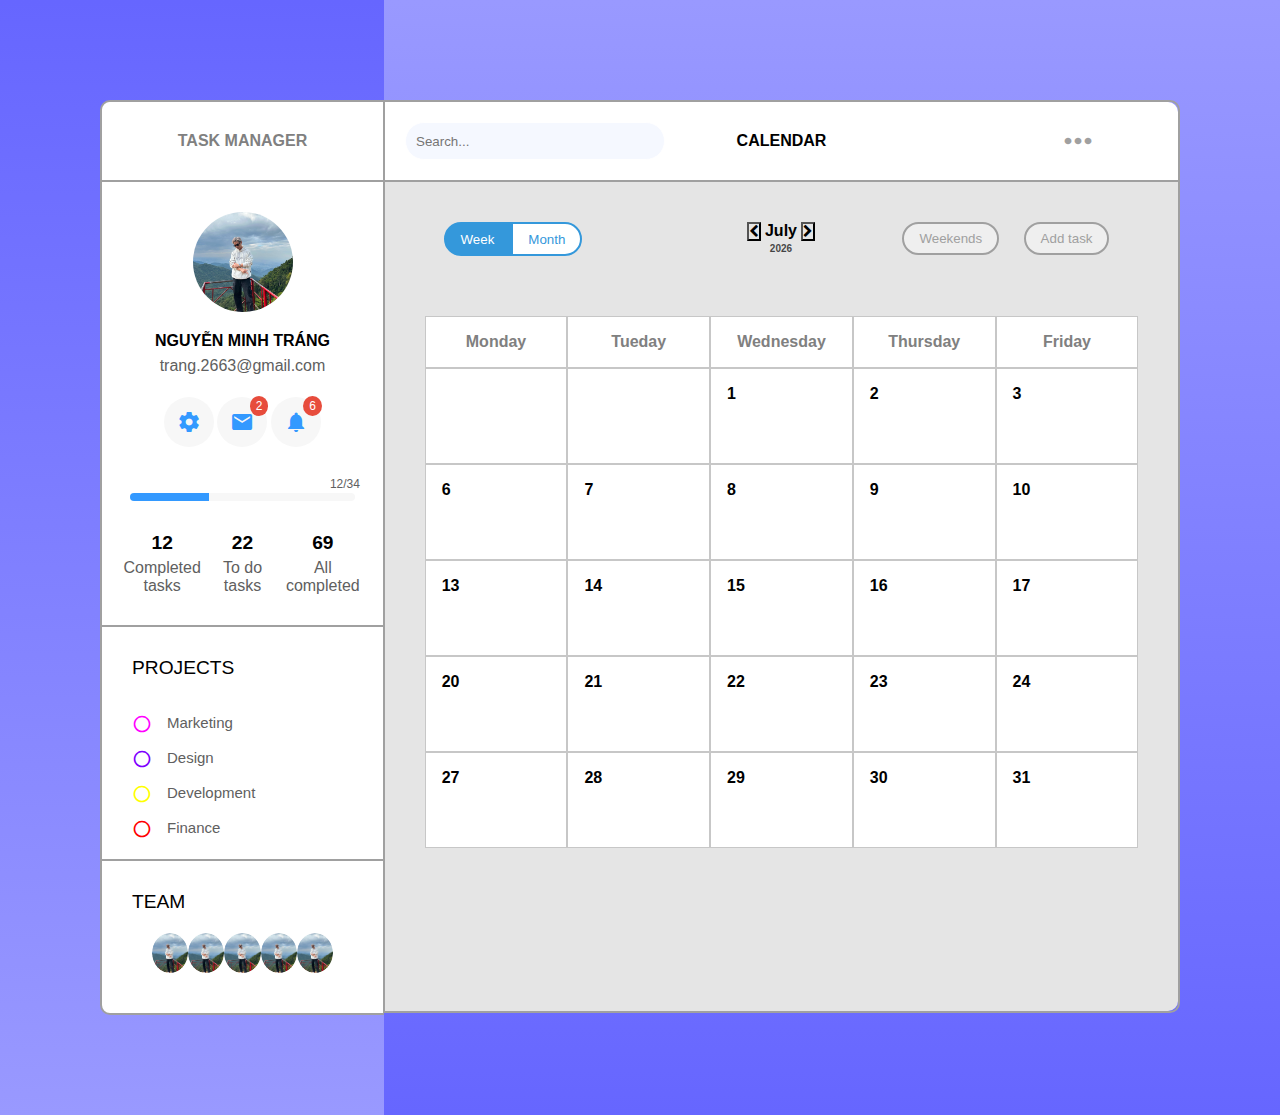
<file: Bai1/index.html>
<!DOCTYPE html>
<html lang="en">
<head>
    <meta charset="UTF-8">
    <meta http-equiv="X-UA-Compatible" content="IE=edge">
    <meta name="viewport" content="width=device-width, initial-scale=1.0">
    <title>Bài tập 1: HTML,CSS</title>
    <link rel="stylesheet" href="assets/css/style.css">
    <link rel="stylesheet" href="https://fonts.googleapis.com/icon?family=Material+Icons">
    <script src="./assets/js/script.js"></script>
    
    <link rel="stylesheet" href="https://cdnjs.cloudflare.com/ajax/libs/font-awesome/4.7.0/css/font-awesome.min.css">
</head>
<body>
<div id="main">
    <div id="left_page">
        <div class="lp_container">
            <div class="header">
                <p style="  text-transform: uppercase;font-weight: bold;color: gray;">Task manager</p>
            </div>
            <div class="info">
                <div class="avatar_container">
                    <img src="assets/img/2023_10_22_08_00_IMG_3202.JPG" alt="User Avatar" class="avatar">
                </div>
                <div class="name">
                    Nguyễn Minh Tráng
                </div>
                <div class="gmail">
                    trang.2663@gmail.com
                </div>
                <div class="menu">
                    <button class="button">
                        <i class="material-icons">settings </i>
                    </button>
                    <button class="button">
                        <span class="badge">2</span>
                        <i class="material-icons">email</i>
                    </button>
                    <button class="button">
                        <span class="badge">6</span>
                        <i class="material-icons">notifications</i>
                    </button>                   
                    
                </div>
                <div class="progress">
                    <span class="level">12/34</span>
                    <div class="progress-container">
                        <div class="progress-bar" style="width: 35.294117647%;"></div>
                    </div>
                    

                </div>
                <div class="info_task">
                    <div class="list">
                        <p class="number">12</p>
                        <p class="text">Completed <br> tasks</p>
                    </div>
                    <div class="list">
                        <p class="number">22</p>
                        <p class="text">To do <br> tasks</p>
                    </div>
                    <div class="list">
                        <p class="number">69</p>
                        <p class="text">All <br> completed</p>
                        
                    </div>
                </div>
            </div>
            <div class="projects">
                <p class="header_projects" style="text-transform: uppercase">
                    Projects
                </p>
                <div class="radio_container">
                    <div class="sub_radio">
                        <i class="material-icons" style="color:#FF00FF;font-size: 20px;">radio_button_unchecked</i>
                        <p class="text_sub">Marketing</p>
                    </div>
                    <div class="sub_radio">
                        <i class="material-icons" style="color:#7F00FF;font-size: 20px">radio_button_unchecked</i>
                        <p class="text_sub">Design</p>
                    </div>
                    <div class="sub_radio">
                        <i class="material-icons" style="color: yellow;font-size: 20px">radio_button_unchecked</i>
                        <p class="text_sub">Development</p>
                    </div>
                    <div class="sub_radio">
                        <i class="material-icons" style="color: red;font-size: 20px">radio_button_unchecked</i>
                        <p class="text_sub">Finance</p>
                    </div>
                </div>
                
            </div>
            <div class="team">
                <p class="header_team" >
                    Team
                </p>
                <div class="avatar-container_team">
                    <div class="sub_avatar">
                        <img src="assets/img/2023_10_22_08_00_IMG_3202.JPG" alt="User Avatar" class="avatar_team">
                    </div>
                    <div class="sub_avatar">
                        <img src="assets/img/2023_10_22_08_00_IMG_3202.JPG" alt="User Avatar" class="avatar_team">
                    </div>
                    <div class="sub_avatar">
                        <img src="assets/img/2023_10_22_08_00_IMG_3202.JPG" alt="User Avatar" class="avatar_team">
                    </div>
                    <div class="sub_avatar">
                        <img src="assets/img/2023_10_22_08_00_IMG_3202.JPG" alt="User Avatar" class="avatar_team">
                    </div>
                    <div class="sub_avatar">
                        <img src="assets/img/2023_10_22_08_00_IMG_3202.JPG" alt="User Avatar" class="avatar_team">
                    </div>

                </div>
                
    
            </div> 
        </div> <!--/container/ -->
    </div><!--left_page-->
    
    <div id="right_page">
        <div class="rp_container">
            <div class="header">
                <div class="search_box">
                    
                    <input type="text" class="search_input"   placeholder="Search..." >
                </div>
                <div class="text_box">
                    <p class="text"  style="  text-transform: uppercase;font-weight: bold;color: black;">Calendar</p>
                </div>
                <div class="more">

                    <i class="material-icons" 
                        style="color:#A0A0A0;
                            font-size:40px;
                            margin-left: 100%;
                            
                        ">
                        more_horiz_icon 
                    </i>
                </div>
            </div>
            <div class="container_rp">
                <div class="navmenu">
                    <div class="button_group" >
                        <button class="button1" id="left" 
                                style="border-top-left-radius:30px;
                                        border-bottom-left-radius:30px;
                                        border:2px solid #3498db;
                                        background-color: #3498db;
                                        color: #FFf;" 
                                        >
                            Week
                        </button>
                        <button class="button1" if="right"
                                style="border-top-right-radius:30px;
                                        border-bottom-right-radius:30px;
                                        border:2px solid #3498db;
                                        background-color: #fff;
                                        color:#3498db ;">
                            Month
                        </button>
 
                    </div>
                    
                    <div class="calendar__switch--month">
                        <button class="calendar__switch--m-btn" id="prev-btn" onclick="changeMonth(1)" value = ""><i class="fa fa-chevron-left"></i></button>
                        <span class="calendar__month"></span>
                        <button class="calendar__switch--m-btn" id="next-btn" onclick="changeMonth(2)" value = ""><i class="fa fa-chevron-right"></i></button>
                        <p class="calendar__year" ></p>
                    </div>

                    <div class="button-group">
                        <button class="button2" 
                                onclick="changetoWeekendorWeekday()">

                            Weekends
                        </button>
                        <button class="button2"
                                onclick="addTaskSwitch()">
                            Add task
                        </button>
                    </div>

                </div>

                <div class="task_container">
                    <div class="calendar__month--container">
                        <!-- add Task -->
                        <!-- <form> -->
                        <div class="calendar__add-task--container">
                            <div class="calendar__add-task--row">
                            <button class="calendar__add-task--category-btn" onclick="Set_Category()"><i class="fa fa-plus"></i> Category</button>
                            <div class="tab" style="padding: 0 1.8rem;"></div>
                            <!-- <i class="fa fa-calendar" style="margin: 0 0 0 2rem;"></i> -->
                            <span class="calendar__add-task--date"></span>
                            </div>
                            <div class="calendar__add-task--row" style="font-size: 32px;">
                                <button class="calendar__check-btn"><i class="fa fa-check-circle-o" style="font-size: 2rem;"></i></button>
                                <input class="calendar__add-task--title-input" type="text" placeholder="Title of the task">
                            </div>
                            <div class="calendar__add-task--row"> <input class="calendar__add-task--des-input" type="text" placeholder="Description..."></div>
                            <div class="calendar__add-task--row alignRight"> 
                                <button class="calendar__add-task-btn" onclick="SaveTask()" >Add task</button>
                            </div>
                        </div>
                        <!-- </form> -->
                        <!-- choose category -->
                        <div class="calendar__category--container">
                            <form name="choose_cat" onchange="SaveCategory()">
                                <input type="radio" name="category" class="calendar__category--radio" value="Marketing">
                                <label class="calendar__category--radio" for="Marketing">Marketing</label><br>
                                <input type="radio" name="category" class="calendar__category--radio" value="Design">
                                <label class="calendar__category--radio" for="Design">Design</label><br>
                                <input type="radio" name="category" class="calendar__category--radio" value="Development">
                                <label class="calendar__category--radio" for="Development">Development</label><br>
                                <input type="radio" name="category" class="calendar__category--radio" value="Finance">
                                <label class="calendar__category--radio" for="Finance">Finance</label><br>
                            </form>
                        </div>
                        <!-- calendar -->
                        <div class="calendar__day--row">
                            <div class="calendar__day-of-week calendar__weekday">Monday</div>
                            <div class="calendar__day-of-week calendar__weekday">Tueday</div>
                            <div class="calendar__day-of-week calendar__weekday">Wednesday</div>
                            <div class="calendar__day-of-week calendar__weekday">Thursday</div>
                            <div class="calendar__day-of-week calendar__weekday">Friday</div>
                            <div class="calendar__day-of-week calendar__weekend">Saturday</div>
                            <div class="calendar__day-of-week calendar__weekend">Sunday</div>
                        </div>
                        <div class="calendar__day--row">
                            <div class="calendar__day--container calendar__weekday">
                                <div class="calendar__day "></div>
                                <div class="calendar__day--task"></div>
                            </div>
                            <div class="calendar__day--container calendar__weekday">
                                <div class="calendar__day "></div>
                                <div class="calendar__day--task"></div>
                            </div>
                            <div class="calendar__day--container calendar__weekday">
                                <div class="calendar__day "></div>
                                <div class="calendar__day--task"></div>
                            </div>
                            <div class="calendar__day--container calendar__weekday">
                                <div class="calendar__day "></div>
                                <div class="calendar__day--task"></div>
                            </div>
                            <div class="calendar__day--container calendar__weekday">
                                <div class="calendar__day "></div>
                                <div class="calendar__day--task"></div>
                            </div>
                            <div class="calendar__day--container calendar__weekend">
                                <div class="calendar__day "></div>
                                <div class="calendar__day--task"></div>
                            </div>
                            <div class="calendar__day--container calendar__weekend">
                                <div class="calendar__day "></div>
                                <div class="calendar__day--task"></div>
                            </div>  
                        </div>
                        <div class="calendar__day--row">
                            <div class="calendar__day--container calendar__weekday">
                                <div class="calendar__day "></div>
                                <div class="calendar__day--task"></div>
                            </div>
                            <div class="calendar__day--container calendar__weekday">
                                <div class="calendar__day "></div>
                                <div class="calendar__day--task"></div>
                            </div>
                            <div class="calendar__day--container calendar__weekday">
                                <div class="calendar__day "></div>
                                <div class="calendar__day--task"></div>
                            </div>
                            <div class="calendar__day--container calendar__weekday">
                                <div class="calendar__day "></div>
                                <div class="calendar__day--task"></div>
                            </div>
                            <div class="calendar__day--container calendar__weekday">
                                <div class="calendar__day "></div>
                                <div class="calendar__day--task"></div>
                            </div>
                            <div class="calendar__day--container calendar__weekend">
                                <div class="calendar__day "></div>
                                <div class="calendar__day--task"></div>
                            </div>
                            <div class="calendar__day--container calendar__weekend">
                                <div class="calendar__day "></div>
                                <div class="calendar__day--task"></div>
                            </div>  
                        </div>
                        <div class="calendar__day--row">
                            <div class="calendar__day--container calendar__weekday">
                                <div class="calendar__day "></div>
                                <div class="calendar__day--task"></div>
                            </div>
                            <div class="calendar__day--container calendar__weekday">
                                <div class="calendar__day "></div>
                                <div class="calendar__day--task"></div>
                            </div>
                            <div class="calendar__day--container calendar__weekday">
                                <div class="calendar__day "></div>
                                <div class="calendar__day--task"></div>
                            </div>
                            <div class="calendar__day--container calendar__weekday">
                                <div class="calendar__day "></div>
                                <div class="calendar__day--task"></div>
                            </div>
                            <div class="calendar__day--container calendar__weekday">
                                <div class="calendar__day "></div>
                                <div class="calendar__day--task"></div>
                            </div>
                            <div class="calendar__day--container calendar__weekend">
                                <div class="calendar__day "></div>
                                <div class="calendar__day--task"></div>
                            </div>
                            <div class="calendar__day--container calendar__weekend">
                                <div class="calendar__day "></div>
                                <div class="calendar__day--task"></div>
                            </div>  
                        </div>
                        <div class="calendar__day--row">
                            <div class="calendar__day--container calendar__weekday">
                                <div class="calendar__day "></div>
                                <div class="calendar__day--task"></div>
                            </div>
                            <div class="calendar__day--container calendar__weekday">
                                <div class="calendar__day "></div>
                                <div class="calendar__day--task"></div>
                            </div>
                            <div class="calendar__day--container calendar__weekday">
                                <div class="calendar__day "></div>
                                <div class="calendar__day--task"></div>
                            </div>
                            <div class="calendar__day--container calendar__weekday">
                                <div class="calendar__day "></div>
                                <div class="calendar__day--task"></div>
                            </div>
                            <div class="calendar__day--container calendar__weekday">
                                <div class="calendar__day "></div>
                                <div class="calendar__day--task"></div>
                            </div>
                            <div class="calendar__day--container calendar__weekend">
                                <div class="calendar__day "></div>
                                <div class="calendar__day--task"></div>
                            </div>
                            <div class="calendar__day--container calendar__weekend">
                                <div class="calendar__day "></div>
                                <div class="calendar__day--task"></div>
                            </div>  
                        </div>
                        <div class="calendar__day--row">
                            <div class="calendar__day--container calendar__weekday">
                                <div class="calendar__day "></div>
                                <div class="calendar__day--task"></div>
                            </div>
                            <div class="calendar__day--container calendar__weekday">
                                <div class="calendar__day "></div>
                                <div class="calendar__day--task"></div>
                            </div>
                            <div class="calendar__day--container calendar__weekday">
                                <div class="calendar__day "></div>
                                <div class="calendar__day--task"></div>
                            </div>
                            <div class="calendar__day--container calendar__weekday">
                                <div class="calendar__day "></div>
                                <div class="calendar__day--task"></div>
                            </div>
                            <div class="calendar__day--container calendar__weekday">
                                <div class="calendar__day "></div>
                                <div class="calendar__day--task"></div>
                            </div>
                            <div class="calendar__day--container calendar__weekend">
                                <div class="calendar__day "></div>
                                <div class="calendar__day--task"></div>
                            </div>
                            <div class="calendar__day--container calendar__weekend">
                                <div class="calendar__day "></div>
                                <div class="calendar__day--task"></div>
                            </div>  
                        </div>
                        
                    </div>
                
                </div>
            </div>
        </div>
    </div>
</div>
<script>
    // set tháng và năm theo lịch hiện tại
    const date = new Date();
    Set_Month(date.getMonth());   
    const y = document.querySelector("p.calendar__year");
    const prev = document.getElementById("prev-btn");
    const next = document.getElementById("next-btn");
    prev.value = date.getMonth();
    next.value = date.getMonth();
    y.innerHTML = date.getFullYear();
    Set_Day(date.getMonth(), date.getFullYear());

    // set ngày tháng năm trong add task khi ấn nút, mặc định ban đầu là ngày hiện tại
    const task = document.getElementsByClassName("calendar__day");
    const taskdate = document.querySelector("span.calendar__add-task--date");
    const year = document.querySelector("p.calendar__year");
    const month = document.querySelector("button#prev-btn");
    taskdate.innerHTML =  (Number(month.value) + 1) + '-' + date.getDate() + '-' + year.innerHTML;
    for(let i = 0; i< task.length; i++){
    task[i].addEventListener("click", function(){
        // alert("aaa");
        taskdate.innerHTML = (Number(month.value) + 1) + '-' + task[i].innerHTML +  '-' + year.innerHTML;
    });
    }

    // const container = document.querySelector("div.calendar__content");
    // container.addEventListener("click", function(){
    //     const task = document.querySelector("div.calendar__add-task--container");
    //     const btn = document.querySelectorAll("button.calendar__add-task-btn");
    //     HideTask(task, btn);
    // })
    
</script>

</body>
</html>
</file>
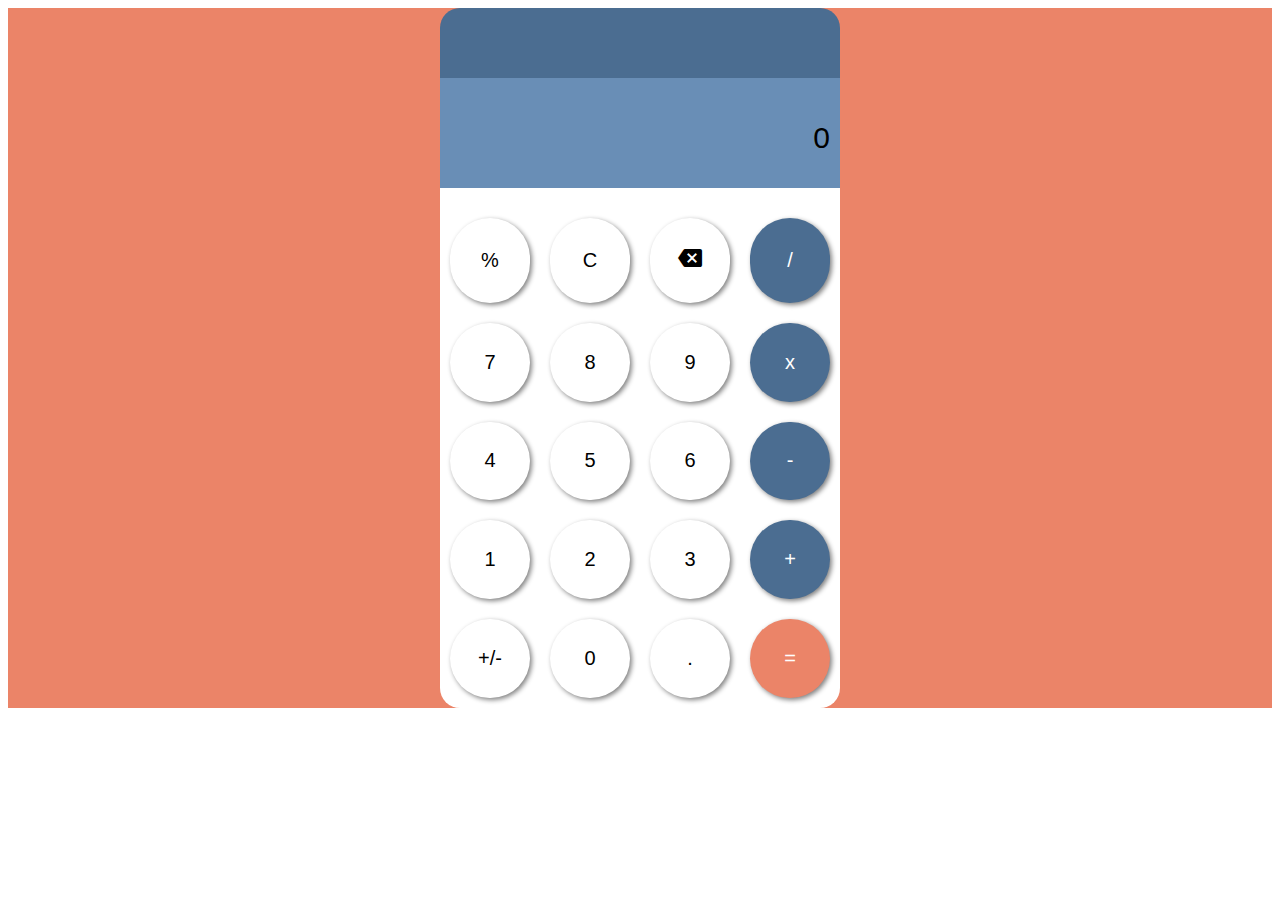
<file: caculator/index.html>
<!DOCTYPE html>
<html lang="en">
<head>
    <meta charset="UTF-8">
    <meta http-equiv="X-UA-Compatible" content="IE=edge">
    <meta name="viewport" content="width=device-width, initial-scale=1.0">
    <title>Caculator</title>
    <!-- css -->
    <link rel="stylesheet" href="./assets/css/style.css">
    <!-- js -->
    <script src="./assets/js/script.js"></script>
    <!-- icon -->
    <!-- <link rel="stylesheet" href="https://cdnjs.cloudflare.com/ajax/libs/font-awesome/4.7.0/css/font-awesome.min.css"> -->
    <link rel="stylesheet" href="https://fonts.googleapis.com/icon?family=Material+Icons">

    <!-- <link rel="stylesheet" href="https://cdnjs.cloudflare.com/ajax/libs/font-awesome/5.15.1/css/all.min.css" integrity="sha384-KJ3o2DKtIkvYIK3UENzmM7KCkRr/rE9/Qpg6aAZGJwFDMVNA/GpGFF93hXpG5KkN" crossorigin="anonymous"> -->

</head>
<body>
<div class="container">
    <!-- <img src="./assets/img/caculator.png" alt="" class="bg-img"> -->

    <div class="calculator">
        
        <div class="history" id="history"></div>
        <div class="display" id="display">0</div>
        <div class="keyboard">
            <button class="button" onclick="percent('%')">%</button>
            <button class="button" onclick="clearDisplay()">C</button>
            <button class="button" onclick="del()"><i class="material-icons">backspace</i></button>
            <button class="button1" onclick="appendtodisplay('/')">/</button>
            
            <button class="button" onclick="appendtodisplay('7')">7</button>
            <button class="button" onclick="appendtodisplay('8')">8</button>
            <button class="button" onclick="appendtodisplay('9')">9</button>
            <button class="button1" onclick="appendtodisplay('*')">x</button>
    
            <button class="button" onclick="appendtodisplay('4')">4</button>
            <button class="button" onclick="appendtodisplay('5')">5</button>
            <button class="button" onclick="appendtodisplay('6')">6</button>
            <button class="button1" onclick="appendtodisplay('-')">-</button>
    
            <button class="button" onclick="appendtodisplay('1')">1</button>
            <button class="button" onclick="appendtodisplay('2')">2</button>
            <button class="button" onclick="appendtodisplay('3')">3</button>
            <button class="button1" onclick="appendtodisplay('+')">+</button>
    
            <button class="button" onclick="appendtodisplay('')">+/-</button>
            <button class="button" onclick="appendtodisplay('0')">0</button>
            <button class="button" onclick="appendtodisplay('.')">.</button>
            <button class="button1" style="background-color:#eb8468 ;" onclick="calculate()">=</button>
        </div>
    </div>
</div>
</body>
</html>
</file>
<file: Bai1/assets/css/style.css>
*{
    padding: 0;
    margin: 0;
    box-sizing: border-box;

}
body{
    font-family: Arial, Helvetica, sans-serif
    
}
#main{
    display: flex;
    flex-direction: row;
    width: 100%;
    height: 100%;
    border-collapse: collapse;
}

.lp_container,
.rp_container{
    flex: 1;
}

/* bên trái page */
#left_page{
    /* display: flex; */
    width: 30%;
    /* background-color: #68A0FF; 
    background-blend-mode: hue; */
    background: linear-gradient(to bottom, #6666FF,#9999FF);


}
#left_page .lp_container{
    /* border-radius: 3px; */
    background-color: white;
    margin: 100px 0 100px 100px;
    border-radius: 10px 0 0 10px;
    border-top:2px solid #A0A0A0 ;
    border-right:1px solid #A0A0A0 ;
    border-bottom:2px solid #A0A0A0 ;
    border-left:2px solid #A0A0A0 ;
}
#left_page .lp_container .header{
    display: flex;
    align-items: center;
    justify-content: center;
    height: 80px;
    border-bottom: 2px solid #A0A0A0;
    border-radius: 10px 0 0 0;
    
 }

/* INFO */
 .info{
    display: flex;
    flex-direction: column;
    padding:30px 0 20px 0; 
    border-bottom: 2px solid #A0A0A0;
 }
.avatar_container {
    display: flex;
    align-content: center;
    justify-content: center;
    overflow: hidden;
    border-radius: 50%;
}
  
.avatar {
    width: 100px; 
    height: 100px; 
    border-radius: 50%;
    object-fit: cover; 
}

.name{
    margin-top: 20px;
    display: flex;
    align-content: center;
    justify-content: center;
    height: 20px;
    text-transform: uppercase;
    font-weight: bold;
}
.gmail{
    margin-top: 5px;
    display: flex;
    align-content: center;
    justify-content: center;
    height: 20px;
    color:#606060;
}
.menu{
    margin:20px 60px 15px 60px;
    display: flex;
    flex-direction: row;
    justify-content: space-around;
    /* width: 300px; */
}
.button{
    width: 50px; /* Điều chỉnh kích thước theo yêu cầu của bạn */
    height: 50px; /* Điều chỉnh kích thước theo yêu cầu của bạn */
    border-radius: 50%;
    background-color:#F7F7F7; /* Màu nền của nút */
    color: #3399FF; /* Màu chữ trên nút */
    border: none;
    cursor: pointer;
    font-size: 17px;
    display: flex;
    justify-content: center;
    align-items: center;
}
.button:hover{
    background-color:#3399FF ;
    color: #F7F7F7;
}
.menu .button .badge {
    position:absolute ;
    margin-left: 33px;
    margin-bottom: 33px;
    background-color: #e74c3c;
    color: #fff;
    padding: 3px 6px;
    border-radius: 50%;
    font-size: 12px;
}

.progress{
    display: flex;
    justify-content: center;
    align-items: center;
    height: 50px;
    margin-top: 10px;
    flex-direction: column;
}
.progress-container {
    position: relative;
    width: 80%; /* Điều chỉnh chiều rộng của thanh tiến trình */
    height: 16%; /* Điều chỉnh chiều cao của thanh tiến trình */
    background-color: #F7F7F7; /* Màu nền của thanh tiến trình */
    border-radius: 10px; /* Độ cong của góc thanh tiến trình */
    overflow: hidden; /*Loại bỏ phần tiến trình vượt ra ngoài container */
  }
  
.progress-bar {
    position: absolute;
    height: 100%;
    background-color: #3399FF; /* Màu của thanh tiến trình */
}
.level{
    position:absolute ;
    padding:0 0 2% 16%;
    color: #606060;
    font-size: 12px;
}



.info_task{
    margin: 10px 20px 10px 20px;
    display: flex;
    flex-direction: row;
    justify-content: space-around;
}
.info_task .list{
    width: 80px;
    display: flex;
    flex-direction: column;
}
.info_task .number{
    font-weight: 700;
    font-size: larger;
    display: flex;
    justify-content: center;
}
.info_task .text{
    margin-top: 5px;
    color: #606060;
    display: flex;
    text-align: center;
    justify-content: center;
}

/* Projects */
.projects{
    padding: 30px 0 20px 30px;
    border-bottom: 2px solid #A0A0A0;
}
.header_projects{
    font-size: larger;
    /* margin-left: 30px; */
}
.radio_container {
    margin-top: 20px;
    display: flex;
    flex-direction: column;
}
.sub_radio{
    display: flex;
    flex-direction: row;
    margin-top: 15px;
}

.text_sub{
    margin-left: 15px;
    font-size: 15px;
    color: #606060;
}

/* TEAM */
.team{
    padding: 30px 0 20px 30px;
    border-radius: 0 0 0 10px;
}
.header_team{
    text-transform: uppercase;
    font-size: larger;
}
.avatar-container_team{
    margin:20px 50px 20px 20px;
    display: flex;
    flex-direction: row;
    justify-content: space-around;
}
.sub_avatar{
    display: flex;
    justify-content: center;
    overflow: hidden;
    border-radius: 50%;
}
  
.avatar_team {
    /* margin-left: 165px; */
    width: 40px; 
    height: 40px; 
    border-radius: 50%;
    object-fit: cover; /* Đảm bảo hình ảnh đủ kích thước trong hình tròn */
}




  



/* bên phải page */
#right_page{
    /* display: flex; */
    /* flex: 1; */
    width: 70%;
    background-color: #9CC1FF;
    background: linear-gradient(to bottom, #9999FF,#6666FF);
    
}
#right_page .rp_container{
    /* background-color: white; */
    /* flex: 1; */
    margin: 100px 100px 100px 0;
    border-radius:0 10px 10px 0;
    border-top:2px solid #A0A0A0 ;
    border-right:2px solid #A0A0A0 ;
    border-bottom:2px solid #A0A0A0 ;
    border-left:1px solid #A0A0A0 ;

}
.header{
    border-radius: 0 10px 0 0;
    background-color: white;
    display: flex;
    justify-content: space-between;
    height: 80px;
    border-bottom: 2px solid #A0A0A0;
}
.text_box{
    display: flex;
    align-items: center;
    justify-content: center;
    /* padding-left: 20%; */

}
.text{

}
#right_page .header .search_box {
    display: flex;
    align-content: center;
    justify-content: center;
    width: 300px;
    padding: 20px;
  }

#right_page .header .search_input {
    flex: 1;
    background-color: #F5F8FF;
    padding: 10px;
    border: 1px solid #FFF;
    border-radius: 30px;
  }

.more{
    width: 300px;
    display: flex;
    align-items: center;
    justify-content: center;
    /* padding-left: 20%; */

}

.container_rp{
    height: 829px;
    background-color: #E5E5E5 ;
    border-radius: 0 0 10px 0;
}
.navmenu{
    padding: 40px 20px 20px 20px;
    display: flex;
    flex-direction: row;
    justify-content: space-around;
}
.button_group {
    display: flex;
    width: 226px;
}

.button1 {
    padding: 7px 15px;
    cursor: pointer;
    /* transition: background-color 0.3s; */
}
.button1:hover{
    transform: scale(1.05);
}
.button2 {
    margin: 0 10px 0 10px;
    padding: 7px 15px;
    cursor: pointer;
    /* transition: background-color 0.3s; */
    border-radius:30px;
    border:2px solid #A0A0A0;
    color: #A0A0A0;
}
.button2:hover{
    transform: scale(1.05);
}
.calendar__switch--month{
    /* width: 33.33%; */
    text-align: center;
}

.calendar__switch--m-btn{
    background-color: inherit;
    cursor: pointer;
} 
.calendar__month{
    font-weight: 700;
}

.calendar__year{
    font-size: 10px;
    opacity: 0.7;
    line-height: 1.5;
    font-weight: 700;

}

.task_container{
    margin: 5% 5% 0 5%;
    /* display: flex; */
    width: 90%;
    background-color: white;
    border-radius: 10px;
}

.calendar__month--container{
    margin: 24px 0;
    display: flex;
    flex-direction: column;
    border-radius: 5px;
}

.calendar__day--col{
    width: 20%;
    display: flex;
    flex-direction: column;
}


.calendar__day--row{
    width: 100%;
    display: flex;
}

.calendar__day-of-week{
    width: 20%;
    padding: 16px;
    text-align: center;
    background-color: white;
    border: 1px solid rgb(199, 199, 199);
    color: gray;
    font-weight: 700;
}
.calendar__day--container{
    position: relative;
    width: 20%;
    display: flex;
    flex-direction: column;
    height: 6em;
    background-color: white;
    border: 1px solid rgb(199, 199, 199);
    color: black;
}
.calendar__day--container:hover{
    background-color: #3399FF 
    !important;
}
.calendar__day{
    /* width: 100%; */
    padding: 16px;
    text-align: left;
    
    font-weight: 900;
    
    /* transition: width 1s, height 1s; */
}


.calendar__day--task{
    padding: 0px 24px;
    font-size: 0.6rem;
}

.calendar__weekend{
    display: none;
}

.calendar__weekday{
    display: block;
}
/* add task */
.calendar__add-task--container{
    display: none;
    flex-direction: column;
    position: absolute;
    top: 400px;
    transform: translate(0%, -25%);
    right: 1%;
    padding: 24px;
    z-index: 1;
    width: 22%;
    height: auto;
    background-color: white;
    border: 00.5px solid rgb(211, 209, 209);
    align-self: flex-end;
    box-shadow: 0 4px 8px 0 rgba(0, 0, 0, 0.2), 0 6px 20px 0 rgba(0, 0, 0, 0.19);
    border-radius: 5px;
}

.calendar__add-task--row{
    position: relative;
    display: flex;
    /* justify-content: flex-end; */
    align-items: center;
    margin-bottom: 1.2rem;
}
.calendar__add-task--category-btn{
    border: none;
    border-radius: 16px;
    padding: 4px 8px;
    color: white;
    background-color: rgb(197, 197, 197);
    cursor: pointer;
}

.calendar__add-task--date{
    position: absolute;
    font-size: 10px;
    right: 0;
}

.calendar__add-task--title-input{
    border: none;
    margin: 0 1rem;
    font-size: 20px;
    width: 90%;
    font-weight: bolder;
}

.calendar__add-task--des-input{
    border: none;
    margin: 0 3rem;
    width: 80%;
    font-weight: 700;
}

.calendar__add-task-btn{  
    border-radius: 16px;
    padding: 6px 16px;
    border: 1px solid gray !important;
    color: gray;
    background-color: inherit;
    font-weight: 500;
    cursor: pointer;
}

.alignRight{
    display: flex;
    justify-content: end;
}

.calendar__category--container{
    display: none;
    padding: 24px;
    position: absolute;
    background-color: aliceblue;
    top: 32%;
    transform: translate(0%, -25%);
    right: 10%;
    box-shadow: 0 4px 8px 0 rgba(0, 0, 0, 0.2), 0 6px 20px 0 rgba(0, 0, 0, 0.19);
    border-radius: 16px;
}

.calendar__category--radio{
    margin: 8px;
}

.calendar__check-btn{
    border: none;
    width: fit-content;
    background-color: inherit;
}
</file>
<file: caculator/assets/css/style.css>
:root{
  --primary-color: rgb(255,235,205);
  --history-bg-color:#4b6d91;
  --display-bg-color:#698eb6;
  --keybord-bg-color:#fff;
  --button-bg-color:#fff;
}
body{
  font-family: Arial, Helvetica, sans-serif;
  /* font-size: 16px; */

}
.container{
background-color: #eb8468;
}

.calculator {
  display: flex;
  flex-direction: column;
  width: 400px;
  margin: auto;

}
.history{
  padding: 20px 10px 0 0;
  height: 50px;
  text-align: right;
  align-content: center;
  justify-content: center;
  background-color: var(--history-bg-color);
  border-top-left-radius: 20px;
  border-top-right-radius: 20px;
  font-size: 20px;
}
.display {
  height: 100px;
  /* grid-column: span 4; */
  background-color:var(--display-bg-color);
  /* padding: 8px; */
  font-size: 30px;
  max-height: 100px;
  max-width: 400px;
  text-align: right;
  align-content: center;
  justify-content: center;
  padding:10px 10px 0 0 ;
}

.keyboard{
 display: grid;
 grid-template-columns: repeat(4,100px);
 flex-direction: row;
 height: 500px;
padding-top: 20px;
 /* padding: 0 10px 0 10px; */
 background-color: #fff;
 border-bottom-left-radius: 20px;
 border-bottom-right-radius: 20px;
}
.button{
  background-color: var(--button-bg-color);
  font-size: 20px;
  /* display: inline-block; */
  text-align: center;
  margin: 10px;
  border-radius: 50px;
  border: none;
  box-shadow: 2px 2px 5px gray;
}


.button1{
  background-color: var(--history-bg-color);
  font-size: 20px;
  /* display: inline-block; */
  text-align: center;
  margin: 10px;
  border-radius: 50px;
  color: #fff;
  
  box-shadow: 2px 2px 5px gray;
  border:none;
}
</file>
